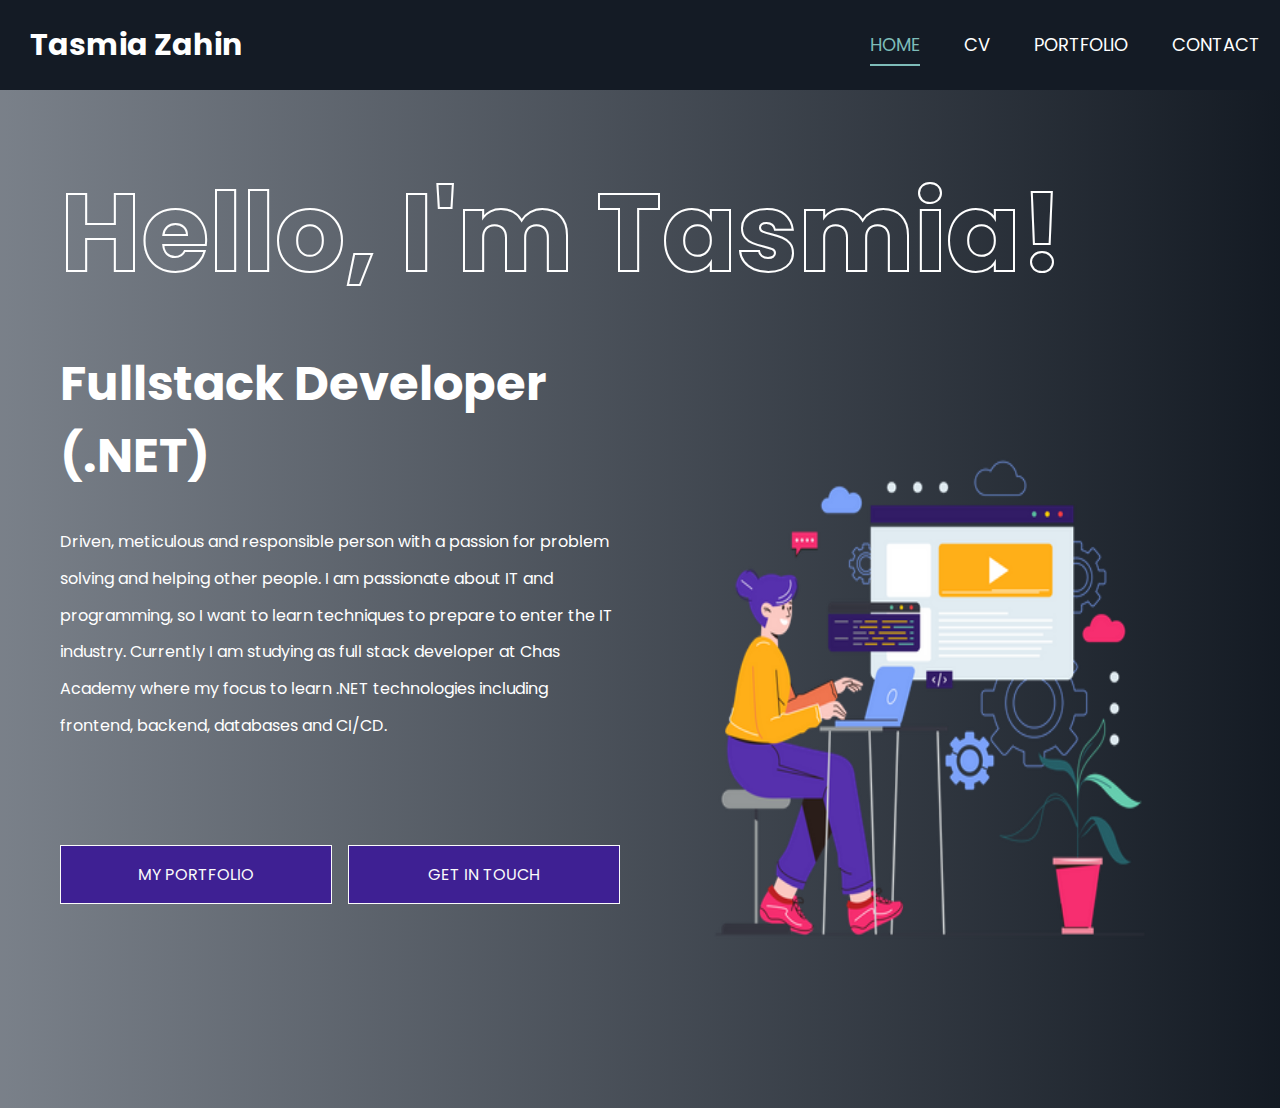
<file: index.html>
<!DOCTYPE html>
<html lang="en">
  <head>
    <meta charset="UTF-8" />
    <meta http-equiv="X-UA-Compatible" content="IE=edge" />
    <meta name="viewport" content="width=device-width, initial-scale=1.0" />
    <title>My personal site</title>
    <link rel="stylesheet" href="css/style.css" />
    <link rel="stylesheet" href="https://cdnjs.cloudflare.com/ajax/libs/font-awesome/5.15.3/css/all.min.css"/>
    <style>
      body {
        background: #212c3b;
        background-image: linear-gradient(to right, rgba(255, 255, 255, 0.4), rgba(0,0,0,0.4));
      }
      body:hover {
        animation-name: background;
        animation-duration: 10s; 
      }
      @keyframes background {
        0% {
          background-color: #3e2093;
        }
        25% {
          background-color: #6962d5;
        }
        50% {
          background-color: #7169bb;
        }
        75% {
          background-color: #667598;
        }
        100% {
          background-color: #3d5393;
        }
      }
      @media(max-width: 820px) {
        body:hover {
          animation-name: background;
          animation-duration: 10s; 
        }
      }     
    </style>
  </head>
  <body>
    <header>
      <nav class="main-nav">
        <input type="checkbox" id="isChecked" />
        <label for="isChecked" class="menu-btn">
          <i class="fas fa-bars"></i>
        </label>
        <a href="index.html" class="logo">Tasmia Zahin</a>
        <ul class="navlinks">
          <li><a href="index.html" class="active">Home</a></li>
          <li><a href="cv.html">CV</a></li>
          <li><a href="portfolio.html">Portfolio</a></li>
          <li><a href="contact.html">Contact</a></li>
        </ul>
      </nav>
    </header>

      <!-- Home Section -->
    <div class="main__section">
      

        <div class="main__container">
          <h1>Hello, I'm Tasmia!</h1>
          <div class="main__content">
            <div class="main__text">
              <h2>
                Fullstack Developer (.NET)
              </h2>
              <p>
                Driven, meticulous and responsible person with a passion for problem solving and helping other people. I am passionate about IT and programming, so I want to learn techniques to prepare to enter the IT industry. Currently I am studying as full stack developer at Chas Academy where my focus to learn .NET technologies including frontend, backend, databases and CI/CD.
              </p>
              <div class="buttons">
                <a href="portfolio.html">my portfolio</a>
                <a href="contact.html">get in touch</a>
              </div>
            </div>
            <div class="main__image">
              <img src="img/developer-avater.png" alt="women developer" class="main__img" />
            </div>
          </div>
        </div>
      </div>
  </body>
</html>
</file>
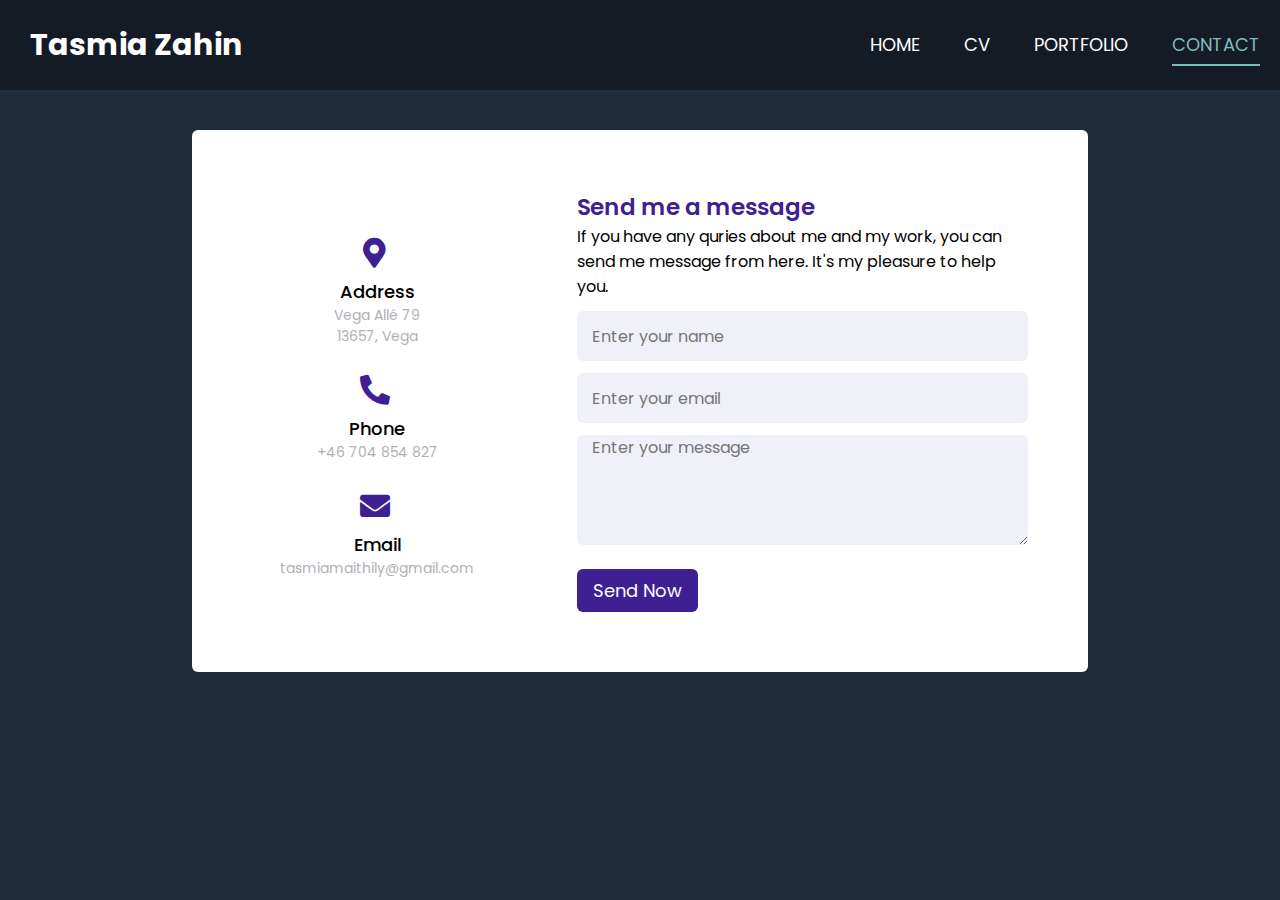
<file: contact.html>
<!DOCTYPE html>
<html lang="en">
  <head>
    <meta charset="UTF-8" />
    <meta http-equiv="X-UA-Compatible" content="IE=edge" />
    <meta name="viewport" content="width=device-width, initial-scale=1.0" />
    <title>Contact me</title>
    <link rel="stylesheet" href="css/style.css" />
    <link rel="stylesheet" href="https://cdnjs.cloudflare.com/ajax/libs/font-awesome/5.15.3/css/all.min.css"/>
  </head>
  <body>
    <header>
      <nav class="main-nav">
        <input type="checkbox" id="isChecked" />
        <label for="isChecked" class="menu-btn">
          <i class="fas fa-bars"></i>
        </label>
        <a href="index.html" class="logo">Tasmia Zahin</a>
        <ul class="navlinks">
          <li><a href="index.html">Home</a></li>
          <li><a href="cv.html">CV</a></li>
          <li><a href="portfolio.html">Portfolio</a></li>
          <li><a href="contact.html" class="active">Contact</a></li>
        </ul>
      </nav>
    </header>
    <div class="container">
        <div class="content">
            <div class="left-side">
            <div class="details">
                <i class="fas fa-map-marker-alt"></i>
                <div class="topic">Address</div>
                <div class="text">Vega Allé 79</div>
                <div class="text">13657, Vega</div>
            </div>
            <div class="details">
                <i class="fas fa-phone-alt"></i>
                <div class="topic">Phone</div>
                <div class="text">+46 704 854 827</div>
            </div>
            <div class="details">
                <i class="fas fa-envelope"></i>
                <div class="topic">Email</div>
                <div class="text">tasmiamaithily@gmail.com</div>
            </div>
            </div>
            <div class="right-side">
                <div class="topic-text">Send me a message</div>
                <p>If you have any quries about me and my work, you can send me message from here. It's my pleasure to help you.</p>
                <form>
                    <div class="input-box">
                        <input type="text" id ="name" placeholder="Enter your name">
                    </div>
                    <div class="input-box">
                        <input type="email" id ="email" placeholder="Enter your email">
                    </div>
                    <div class="input-box message-box">
                        <textarea id="message" placeholder="Enter your message"></textarea>
                    </div>
                    <div class="button">
                        <input type="button" id="sentMessage" value="Send Now">
                    </div>
                </form>
            </div>
        </div>
    </div>
    <!-- The Modal -->
  <div id="contactModal" class="modal">

    <!-- Modal content -->
    <div class="modal-content">
      <div class="modal-header">
        <span class="close">&times;</span>
        <h2>Message sent <i class="far fa-check-circle" style="color:white"></i></h2>
      </div>
      <div class="modal-body">

      </div>
      <div class="modal-footer">
        <h3>Thank you for contacting me!</h3>
      </div>
    </div>

  </div>
    <script src="js/contact.js"></script>
  </body>
</html>
</file>
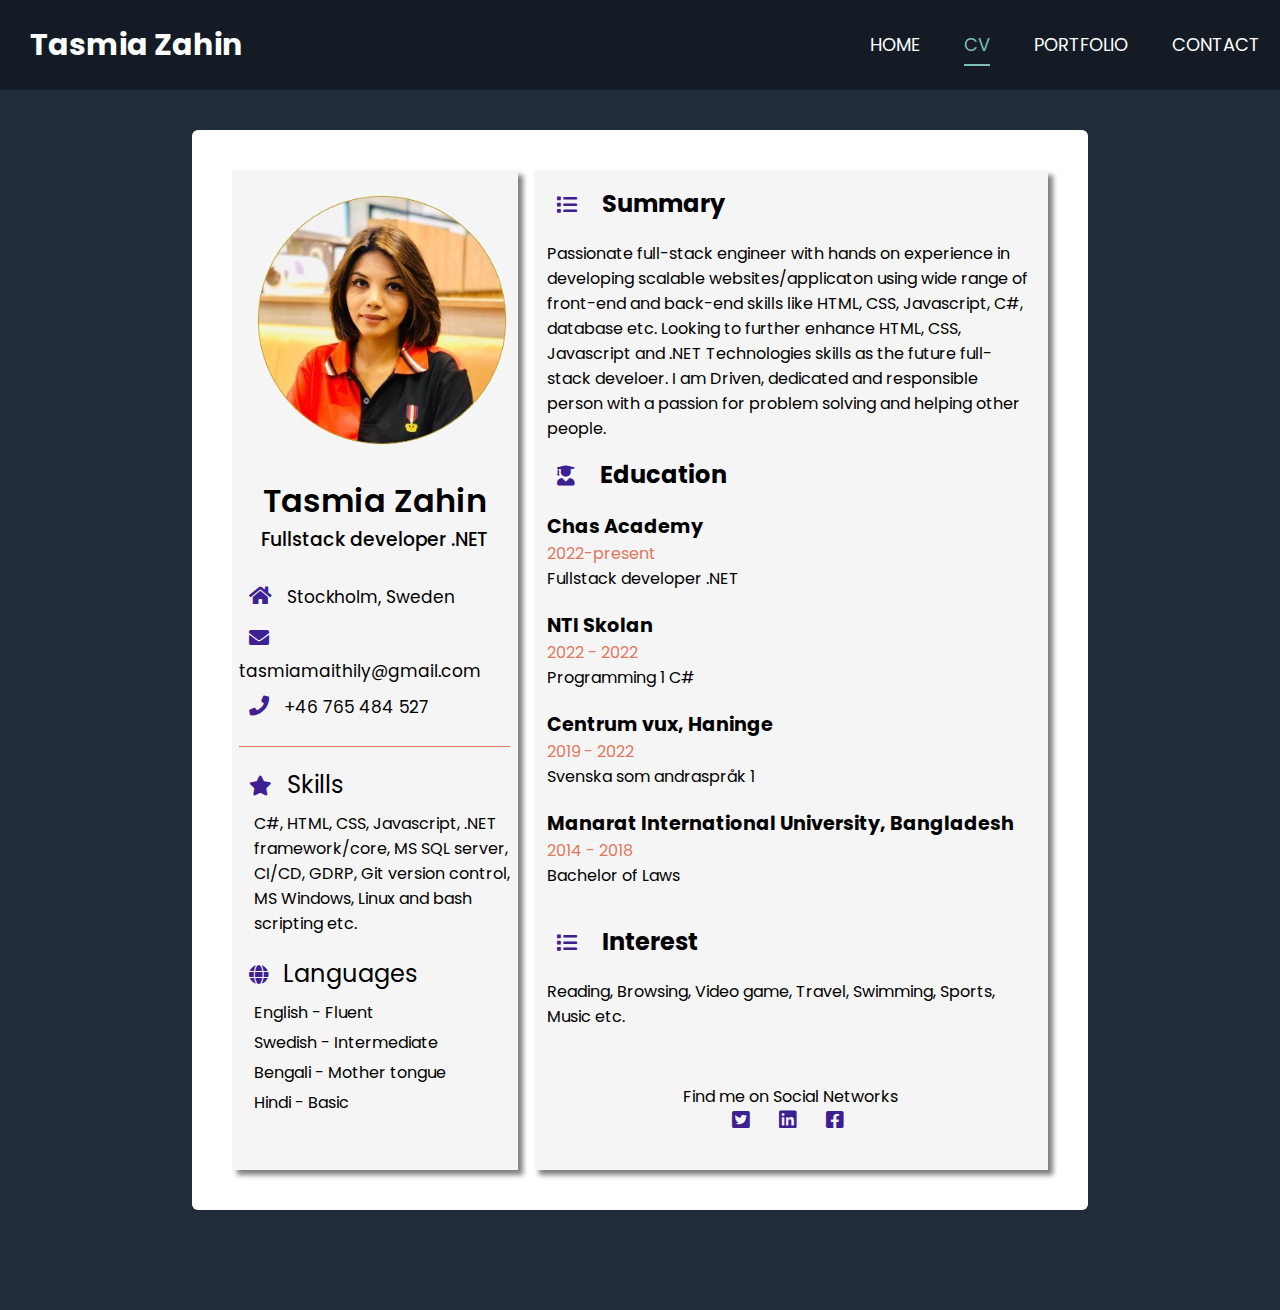
<file: cv.html>
<!DOCTYPE html>
<html lang="en">
  <head>
    <meta charset="UTF-8" />
    <meta http-equiv="X-UA-Compatible" content="IE=edge" />
    <meta name="viewport" content="width=device-width, initial-scale=1.0" />
    <title>My resume</title>
    <link rel="stylesheet" href="css/style.css" />
    <link rel="stylesheet" href="https://cdnjs.cloudflare.com/ajax/libs/font-awesome/5.15.3/css/all.min.css"/>
  </head>
  <body>
    <!-- Navigation bar -->
    <header>
      <nav class="main-nav">
        <input type="checkbox" id="isChecked" />
        <label for="isChecked" class="menu-btn">
          <i class="fas fa-bars"></i>
        </label>
        <a href="index.html" class="logo">Tasmia Zahin</a>
        <ul class="navlinks">
          <li><a href="index.html" >Home</a></li>
          <li><a href="cv.html" class="active">CV</a></li>
          <li><a href="portfolio.html">Portfolio</a></li>
          <li><a href="contact.html">Contact</a></li>
        </ul>
      </nav>
    </header>
    <!-- End of navigation bar -->

    <!-- Page Container -->

    <div class="container">
      <!-- Left Container -->
      <div class="left-col box-shadow">
        <div class="profile">
          <img src="img/tasmia.jpg" class="profile-img" alt="Tasmia Zahin">
        </div>

        <div class="title">
          <h1>Tasmia Zahin</h1>
          <h3>Fullstack developer .NET</h3>
        </div>
        <div class="about">
          <p><i class="fas fa-home"></i>Stockholm, Sweden</p>
          <p><i class="fas fa-envelope"></i>tasmiamaithily@gmail.com</p>
          <p><i class="fas fa-phone"></i>+46 765 484 527</p>
        </div>
        <hr />
        <div class="skills">
          <h2><i class="fas fa-star"></i>Skills</h2>
          <p>C#, HTML, CSS, Javascript, .NET framework/core, MS SQL server, CI/CD, GDRP, Git version control, MS Windows, Linux and bash scripting etc.</p>
          
          
          <h2><i class="fas fa-globe"></i>Languages</h2>
          <p>English - Fluent</p>
          <p>Swedish - Intermediate</p>
          <p>Bengali - Mother tongue</p>
          <p>Hindi - Basic</p>
        
        </div>
      </div>
      <!-- End of Left Container -->

      <!-- Right Container -->
      <div class="right-col box-shadow">
        <div class="cv-content">
          
          <h1><i class="fas fa-list" style="padding-right:10px;"></i>Summary</h1>
          <p>
              Passionate full-stack engineer with hands on experience in developing scalable websites/applicaton using wide range 
              of front-end and back-end skills like HTML, CSS, Javascript, C#, database etc. Looking to further enhance HTML, CSS,
              Javascript and .NET Technologies skills as the future full-stack develoer. I am  Driven, dedicated and responsible person with 
              a passion for problem solving and helping other people.
          </p>

          <!-- Education -->
          <h1><i class="fas fa-user-graduate" style="padding-right:10px;"></i>Education</h1>
          <div id="education">
              <!--read from JSON file-->
          </div>

          <h1><i class="fas fa-list" style="padding-right:10px;"></i>Interest</h1>
          <p>Reading, Browsing, Video game, Travel, Swimming, Sports, Music etc.</p>
          <br/>

        </div>
        <div class="footer">
          <p>Find me on Social Networks</p>
          <a href="#"><i class="fab fa-twitter-square"></i></a>
          <a href="#"><i class="fab fa-linkedin"></i></a>
          <a href="#"><i class="fab fa-facebook-square"></i></a>
        </div>
      </div>

      <!-- End of Right Container -->
    </div>
    <!-- End of Page Container -->

  <script src="js/cv.js"></script>

  </body>
</html>
</file>
<file: css/style.css>
@import url('https://fonts.googleapis.com/css2?family=Poppins:wght@200;300;400;500;600;700&display=swap');
*{
  margin: 0;
  padding: 0;
  box-sizing: border-box;
  font-family: "Poppins" , sans-serif;
}

body {
  margin: 0;
  padding: 0;
  background-color: #212c3b;
}

header {
  background-color: #141b25;
}

/*Navigation bar*/
.main-nav {
  height: 90px;
}

.logo {
  color: white;
  line-height: 90px;
  font-size: 30px;
  font-weight: bold;
  text-decoration: none;
  margin-left: 30px;
}

.navlinks {
  list-style: none;
  float: right;
  line-height: 90px;
  margin: 0;
  padding: 0;
}

.navlinks li {
  display: inline-block;
  margin: 0 20px;
}

.navlinks li a {
  color: white;
  text-decoration: none;
  font-size: 18px;
  text-transform: uppercase;
  transition: all 0.3s linear 0s;
}

.navlinks li a:hover {
  color: #7ebcb9;
  padding-bottom: 7px;
  border-bottom: 2px solid #7ebcb9;
}

.menu-btn {
  color: white;
  font-size: 25px;
  float: right;
  line-height: 90px;
  margin-right: 40px;
  cursor: pointer;
  display: none;
} 

#isChecked {
  display: none;
}

li a.active {
  color: #7ebcb9;
  padding-bottom: 7px;
  border-bottom: 2px solid #7ebcb9;
}

/*container*/

.container {
  width: 70%;
  background: #fff;
  border-radius: 6px;
  padding: 40px;
  margin-right: auto;
  margin-left: auto;
  margin-top:40px;
  margin-bottom: 100px;
  display:flex;
  justify-content: space-between;
}

.heading {
  margin-bottom: 30px;
}
.heading .title {
  text-align: center;
  font-size: 2.4rem;
  line-height: 2.4rem;
}

.separator {
  background: #df7861;
  width: 150px;
  height: 2px;
  margin: 1rem auto;
}

/* Home page */
.main__section {
  padding: 60px 60px;
  color: #fff;
}

.main__container {
  display: flex;
  flex-direction: column;
  justify-content: flex-start;
}

.main__container h1 {
  font-size: 110px;
  color: black;
  -webkit-text-fill-color: transparent; /* Will override color (regardless of order) */
  -webkit-text-stroke-width: 2px;
  -webkit-text-stroke-color: #fff;
  margin-bottom: 32px;
}

.main__content {
  display: grid;
  grid-template-columns: 1fr 1fr;
  grid-template-rows: 700px;
}

.main__text {
  padding-right: 20px;
}

.main__text h2 {
  font-size: 48px;
  line-height: 1.5;
  margin-bottom: 32px;
}

.main__text p {
 line-height: 2.3;
}

.main__image {
  display: flex;
  justify-content: center;
}

.main__img {
 width: 100%;
}

.buttons {
  display: flex;
  margin-top: 100px;
}

.buttons a:first-child {
  margin-right: 1rem;
}

.buttons a{
  width: 100%;
  padding: 1rem;
  border: 1px solid #fafafa;
  color: #fafafa;
  text-align: center;
  text-transform: uppercase;
  font-size: 1rem;
  background: #3e2093;
  text-decoration: none;
}

.buttons a:hover{
  background: #5029bc;
}

/*Conact page*/
.content{
  display: flex;
  align-items: center;
  justify-content: space-between;
  margin:20px
}
.content .left-side{
  width: 35%;
  height: 100%;
  display: flex;
  flex-direction: column;
  align-items: center;
  justify-content: center;
  margin-top: 15px;
}


.left-side .details{
  margin: 14px;
  text-align: center;
}
.left-side .details i{
  font-size: 30px;
  color: #3e2093;
  margin-bottom: 10px;
}

.details .topic{
  font-size: 18px;
  font-weight: 500;
}
.details .text{
  font-size: 14px;
  color: #afafb6;
}
.content .right-side{
  width: 63%;
  margin-left: 75px;
}
.right-side .topic-text{
  font-size: 23px;
  font-weight: 600;
  color: #3e2093;
}
.right-side .input-box{
  height: 50px;
  width: 100%;
  margin: 12px 0;
}
input,textarea{
  height: 100%;
  width: 100%;
  border: none;
  outline: none;
  font-size: 16px;
  background: #F0F1F8;
  border-radius: 6px;
  padding: 0 15px;
}
.message-box{
  min-height: 110px;
}
.button{
  display: inline-block;
  margin-top: 12px;
}
input[type="button"]{
  color: #fff;
  font-size: 18px;
  outline: none;
  border: none;
  padding: 8px 16px;
  border-radius: 6px;
  background: #3e2093;
  cursor: pointer;
  transition: all 0.3s ease;
}
.button input[type="button"]:hover{
  background: #5029bc;
}

/*CV page*/
i {
	margin-right:15px;
	margin-left:10px;
  font-size: 20px;
  color: #3e2093;
  margin-bottom: 10px;
}
hr {
	width: 95%;
	border:0;
	border-top:1px solid #df7861;
  margin: 0 auto; 
}
.box-shadow {
	box-shadow: 5px 5px 5px grey;
	}

.container .left-col {
	background-color: whitesmoke;
	width: 35%;
}
.profile{
    overflow: hidden;
    text-align: center;
    padding: 25px;
}
.profile-img{       
    width: 250px;
    height: 250px;
    left: 50%;
    top: 50%;
    border-radius: 50%;
}
.title h1 {
	font-weight: 600;
  text-align: center;
}

.title h3 {
	font-weight: 500;
  text-align: center;
}
.about {
	width: 95%;
	margin:0 auto;
	margin-top:30px;
  padding-bottom:10px;
}

.about p{
  font-size: 17px;
  margin-bottom: 10px;
}

.skills {
	width: 95%;
	margin:0 auto;
    margin-bottom: 30px;
}
.skills h2 {
	font-weight: 400;
	font-size: 1.5rem;
    padding-top:20px;
}

.skills p {
    padding-top:5px;
	padding-left: 15px;
} 


.right-col {
	background-color: whitesmoke;
	width: 63%;
}
.right-col h1 {
	font-size:1.5rem;
	margin-top: 1rem;
	margin-bottom: 1rem;
}
.right-col h2 {
	font-size:1.2rem;
}
.cv-content {
	width: 95%;
	margin:0 auto;
}
.cv-content .date {
	color:#df7861;
}
.cv-content .program{
  padding-bottom: 20px;;
}
.footer {
	width: 100%;
	text-align:center;
  margin: 30px 0;
}

/*Portfolio page*/

.portfolio-content {
  padding: 2%;
  flex: 1 1 90%;
} 
.portfolio {
  display: grid;
  height: 100%;
  grid-template-rows: repeat(6, 150px);
  grid-template-columns: repeat(4, 1fr);
  grid-gap: 20px;
}

.portfolio-item {
  background: #3e2093;
  display: flex;
  justify-content: left;
  align-items: center;
  grid-row: span 2;
  grid-column: span 2;
}

.item-details{
  letter-spacing: .2rem;
  padding :30px;
}

.item-details a{
  color: lightgray;
  text-decoration: none;
}
  
.portfolio-item a:hover {
  color: #7ebcb9;
  text-shadow: 0 0 5px rgba(0, 0, 0, 0.85);
}

/*Modal sections*/
/* The Modal (background) */
.modal {
  display: none; /* Hidden by default */
  position: fixed; /* Stay in place */
  z-index: 1; /* Sit on top */
  padding-top: 100px; /* Location of the box */
  left: 0;
  top: 0;
  width: 100%; /* Full width */
  height: 100%; /* Full height */
  overflow: auto; /* Enable scroll if needed */
  background-color: rgb(0,0,0); /* Fallback color */
  background-color: rgba(0,0,0,0.4); /* Black w/ opacity */
}

/* Modal Content */
.modal-content {
  position: relative;
  background-color: #fefefe;
  margin: auto;
  padding: 0;
  border: 1px solid #888;
  width: 80%;
  box-shadow: 0 4px 8px 0 rgba(0,0,0,0.2),0 6px 20px 0 rgba(0,0,0,0.19);
  -webkit-animation-name: animatetop;
  -webkit-animation-duration: 0.4s;
  animation-name: animatetop;
  animation-duration: 0.4s
}

/* Add Animation */
@-webkit-keyframes animatetop {
  from {top:-300px; opacity:0} 
  to {top:0; opacity:1}
}

@keyframes animatetop {
  from {top:-300px; opacity:0}
  to {top:0; opacity:1}
}

/* The Close Button */
.close {
  color: white;
  float: right;
  font-size: 28px;
  font-weight: bold;
}

.close:hover,
.close:focus {
  color: #000;
  text-decoration: none;
  cursor: pointer;
}

.modal-header {
  padding: 10px 16px;
  background-color: #3e2093;
  color: white;
}

.modal-body {padding: 30px;}

.modal-footer {
  padding: 10px 16px;
  background-color: #3e2093;
  color: white;
}


@media (max-width: 820px) {
  /*Navigation bar*/
  .navlinks {
    position: fixed;
    width: 100%;
    height: 100vh;
    text-align: center;
    background: #222831;
    right: -100%;
    transition: all 0.5s;
  }

  .navlinks li {
    display: block;
  }

  .navlinks li a {
    font-size: 20px;
  }

  .navlinks li a:hover {
    border-bottom: none;
  }
  .menu-btn {
    display: block;
  }

  #isChecked:checked ~ .navlinks {
    right: 0;
  }
  /*Home page*/
  .main__section {
    padding: 30px;
  }
  .main__content {
    grid-template-columns: 1fr;
    grid-template-rows: 1fr;
  }

  .main__image {
    margin-top: 40px;
  }

  .main__container h1 {
    font-size: 70px;
  }
  .main__text h2 {
    font-size: 32px;
  }

  .main__img {
    width: 100%;
    height: 100%;
  }

  .buttons {
        display: flex;
        margin-top: 40px;
    }
  /*CV page*/
  .container {
    margin: 0;
		flex-direction: column;
    width: 100%;
    padding: 10px;
	}
	.container .left-col,
	.container .right-col {
		margin-bottom: 1em;
		width: 100%;
	}

  .skills h2 {
      font-weight: 400;
      font-size: 1.5rem;
  }

  .skills p {
      padding-top:50px;
      padding-left: 15px;
  } 
  
  /*Conact page*/
  .content{
    flex-direction: column-reverse;
  }
 .content .left-side{
   width: 100%;
   flex-direction: row;
   justify-content: center;
   flex-wrap: wrap;
 }
 .content .right-side{
   width: 100%;
   margin-left: 0;
 }
 /*Portfolio page*/
 .portfolio {
    grid-template-rows: repeat(12, 150px);
    grid-template-columns: repeat(2, 1fr);
  }
}

@media (max-width: 350px) {
  .logo {
    margin-left: 15px;
    font-size: 25px;
  }

  .menu-btn {
    margin-right: 15px;
    font-size: 25px;
  }
  
}
</file>
